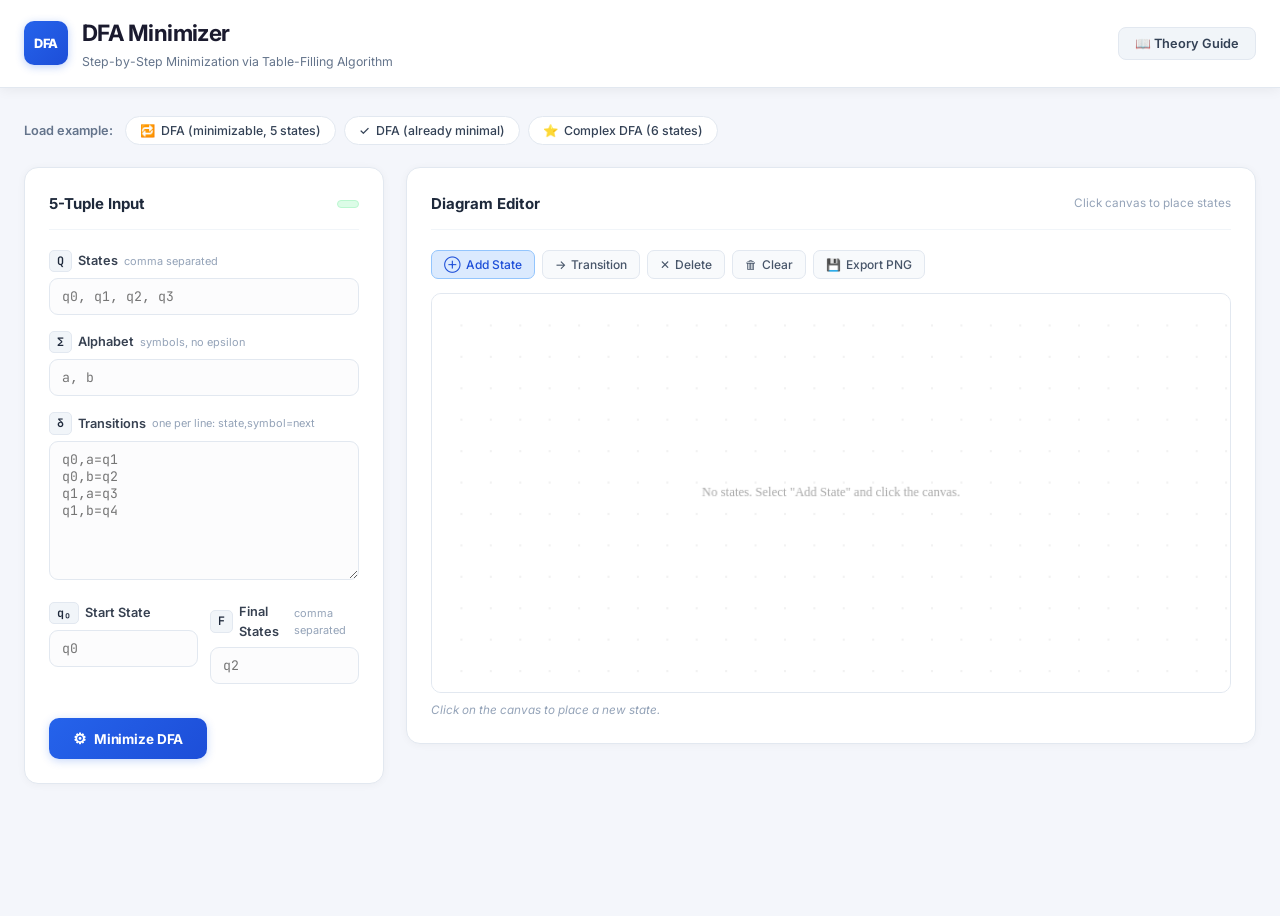
<file: dfa_enhanced/frontend/index.html>
<!DOCTYPE html>
<html lang="en">
<head>
  <meta charset="UTF-8" />
  <meta name="viewport" content="width=device-width, initial-scale=1.0" />
  <title>DFA Minimizer — Interactive Learning Tool</title>
  <link rel="preconnect" href="https://fonts.googleapis.com">
  <link href="https://fonts.googleapis.com/css2?family=Inter:wght@400;500;600;700&family=JetBrains+Mono:wght@400;500&display=swap" rel="stylesheet">
  <link rel="stylesheet" href="/dfa_enhanced/frontend/style.css" />
</head>
<body>
<div id="app">

  <header class="site-header">
    <div class="header-content">
      <div class="header-brand">
        <div class="header-logo">DFA</div>
        <div>
          <h1>DFA Minimizer</h1>
          <p class="subtitle">Step-by-Step Minimization via Table-Filling Algorithm</p>
        </div>
      </div>
      <nav class="header-nav">
        <button class="nav-btn" id="btn-theory-panel">📖 Theory Guide</button>
        <button class="nav-btn nav-btn-accent" id="btn-open-explain-modal" style="display:none;">💡 Explain Process</button>
      </nav>
    </div>
  </header>

  <!-- THEORY PANEL -->
  <div class="theory-panel" id="theory-panel" style="display:none;">
    <div class="theory-panel-inner">
      <div class="theory-close-row">
        <div class="theory-panel-heading">
          <span class="theory-heading-icon">📐</span>
          <h2 class="theory-panel-title">DFA Minimization — Theory &amp; Background</h2>
        </div>
        <button class="theory-close-btn" id="btn-close-theory">✕ Close</button>
      </div>
      <div class="theory-grid">
        <div class="theory-card theory-card-blue">
          <div class="theory-card-icon">🔍</div>
          <h3>What is DFA Minimization?</h3>
          <p>DFA minimization transforms a Deterministic Finite Automaton into an equivalent DFA with the <strong>fewest possible states</strong>. The result accepts exactly the same language — just more compactly.</p>
          <p>Every regular language has a unique (up to isomorphism) minimal DFA called the <em>canonical DFA</em> for that language.</p>
        </div>
        <div class="theory-card theory-card-green">
          <div class="theory-card-icon">⚡</div>
          <h3>Why Does It Matter?</h3>
          <ul>
            <li><strong>Efficiency:</strong> Fewer states = faster execution and less memory.</li>
            <li><strong>Uniqueness:</strong> The minimal DFA is canonical — useful for language equivalence checking.</li>
            <li><strong>Optimization:</strong> Compilers minimize DFAs for faster lexical analysis.</li>
            <li><strong>Clarity:</strong> Simpler automata are easier to reason about.</li>
          </ul>
        </div>
        <div class="theory-card theory-card-purple">
          <div class="theory-card-icon">📋</div>
          <h3>The Table-Filling Algorithm</h3>
          <p>Also called the <em>Mark Algorithm</em> or <em>Myhill-Nerode method</em>:</p>
          <ol>
            <li><strong>Remove Unreachable States</strong> — delete states never reachable from q₀.</li>
            <li><strong>Initial Marking</strong> — mark (p, q) where one is final, one is not.</li>
            <li><strong>Iterative Refinement</strong> — mark (p, q) if δ(p,a) and δ(q,a) are already marked.</li>
            <li><strong>Merge Equivalents</strong> — unmarked pairs form equivalence classes.</li>
            <li><strong>Build Minimal DFA</strong> — each class becomes one state.</li>
          </ol>
        </div>
        <div class="theory-card theory-card-orange">
          <div class="theory-card-icon">🧩</div>
          <h3>Key Concepts</h3>
          <dl>
            <dt>Distinguishable States</dt>
            <dd>States p and q are distinguishable if there exists a string w where exactly one of δ*(p,w), δ*(q,w) is a final state.</dd>
            <dt>Indistinguishable States</dt>
            <dd>States no string can tell apart — they can always be safely merged.</dd>
            <dt>Equivalence Class</dt>
            <dd>A set of mutually indistinguishable states collapsed into one state in the minimized DFA.</dd>
            <dt>Myhill-Nerode Theorem</dt>
            <dd>The number of states in the minimal DFA equals the number of equivalence classes of the Myhill-Nerode relation.</dd>
          </dl>
        </div>
      </div>
      <div class="theory-complexity-note">
        <span class="complexity-badge">⏱ Time Complexity</span>
        The table-filling algorithm runs in <strong>O(n² · |Σ|)</strong> time, where n = number of states and |Σ| = alphabet size — making it efficient for typical automata.
      </div>
    </div>
  </div>

  <!-- EXAMPLES ROW -->
  <div class="examples-row">
    <span class="examples-label">Load example:</span>
    <button class="example-btn" id="ex-dfa-min"><span>🔁</span> DFA (minimizable, 5 states)</button>
    <button class="example-btn" id="ex-dfa-already"><span>✓</span> DFA (already minimal)</button>
    <button class="example-btn" id="ex-dfa-complex"><span>⭐</span> Complex DFA (6 states)</button>
  </div>

  <!-- MAIN INPUT AREA -->
  <div class="two-col">
    <div class="tuple-section card">
      <div class="card-header">
        <h2>5-Tuple Input</h2>
        <div id="type-status" class="type-badge"></div>
      </div>
      <div class="field">
        <label for="input-states"><span class="label-key">Q</span> States <span class="label-hint">comma separated</span></label>
        <input type="text" id="input-states" placeholder="q0, q1, q2, q3" autocomplete="off" />
      </div>
      <div class="field">
        <label for="input-alphabet"><span class="label-key">Σ</span> Alphabet <span class="label-hint">symbols, no epsilon</span></label>
        <input type="text" id="input-alphabet" placeholder="a, b" autocomplete="off" />
      </div>
      <div class="field">
        <label for="input-transitions"><span class="label-key">δ</span> Transitions <span class="label-hint">one per line: state,symbol=next</span></label>
        <textarea id="input-transitions" rows="7" placeholder="q0,a=q1&#10;q0,b=q2&#10;q1,a=q3&#10;q1,b=q4" autocomplete="off"></textarea>
      </div>
      <div class="field-row">
        <div class="field">
          <label for="input-start"><span class="label-key">q₀</span> Start State</label>
          <input type="text" id="input-start" placeholder="q0" autocomplete="off" />
        </div>
        <div class="field">
          <label for="input-finals"><span class="label-key">F</span> Final States <span class="label-hint">comma separated</span></label>
          <input type="text" id="input-finals" placeholder="q2" autocomplete="off" />
        </div>
      </div>
      <div id="input-error" class="error-msg" style="display:none;"></div>
      <div class="action-row">
        <button id="btn-minimize" class="btn-primary"><span class="btn-icon">⚙</span> Minimize DFA</button>
      </div>
    </div>

    <div class="canvas-section card">
      <div class="card-header">
        <h2>Diagram Editor</h2>
        <span class="card-hint">Click canvas to place states</span>
      </div>
      <div class="canvas-tools">
        <button id="tool-add-state" class="tool-btn"><span>⊕</span> Add State</button>
        <button id="tool-add-transition" class="tool-btn"><span>→</span> Transition</button>
        <button id="tool-delete" class="tool-btn tool-danger"><span>✕</span> Delete</button>
        <button id="tool-clear" class="tool-btn tool-danger"><span>🗑</span> Clear</button>
        <button id="tool-export-png" class="tool-btn tool-export"><span>💾</span> Export PNG</button>
      </div>
      <canvas id="diagram-canvas"></canvas>
      <div id="canvas-hint" class="hint">Select "Add State", then click on the canvas to place a state.</div>
    </div>
  </div>

  <!-- RESULTS AREA -->
  <div id="results-area" style="display:none;">
    <div class="results-header">
      <div class="results-title-group">
        <h2 class="results-title">Results <span id="result-action-label" class="results-label"></span></h2>
        <div id="results-summary-inline" class="results-summary-inline"></div>
      </div>
      <button class="explain-btn" id="btn-show-steps-modal">
        👉 Show Steps &amp; Explain Process
      </button>
    </div>

    <div class="result-tabs">
      <button class="tab-btn active" data-tab="steps"><span>📚</span> Step-by-Step</button>
      <button class="tab-btn" data-tab="comparison"><span>⚖</span> Before / After</button>
      <button class="tab-btn" data-tab="table"><span>📊</span> Transition Table</button>
      <button class="tab-btn" data-tab="output-diagram"><span>🔷</span> Diagram</button>
      <button class="tab-btn" data-tab="simulate"><span>▶</span> Simulate</button>
    </div>

    <div class="tab-pane active" id="tab-pane-steps">
      <div id="steps-container"></div>
    </div>

    <div class="tab-pane" id="tab-pane-comparison">
      <div class="comparison-cols">
        <div class="cmp-card cmp-card-input">
          <div class="cmp-card-label input-label" id="cmp-input-label">Input DFA</div>
          <div id="cmp-input-tuple" class="tuple-block"></div>
        </div>
        <div class="cmp-arrow">
          <span class="cmp-arrow-icon">⇒</span>
          <span class="cmp-arrow-label">minimized</span>
        </div>
        <div class="cmp-card cmp-card-output">
          <div class="cmp-card-label output-label" id="cmp-output-label">Minimized DFA</div>
          <div id="cmp-output-tuple" class="tuple-block"></div>
        </div>
      </div>
    </div>

    <div class="tab-pane" id="tab-pane-table">
      <div class="toggle-row">
        <button id="tbl-input-btn" class="toggle-btn active">Input DFA</button>
        <button id="tbl-output-btn" class="toggle-btn">Minimized DFA</button>
      </div>
      <div id="table-container"></div>
    </div>

    <div class="tab-pane" id="tab-pane-output-diagram">
      <div class="toggle-row">
        <button id="diag-input-btn" class="toggle-btn active">Input DFA</button>
        <button id="diag-output-btn" class="toggle-btn">Minimized DFA</button>
        <button id="out-export-png" class="tool-btn tool-export" style="margin-left:auto;">💾 Export</button>
      </div>
      <canvas id="output-canvas"></canvas>
      <div class="legend">
        <span class="legend-item"><span class="legend-icon">→</span> Start state</span>
        <span class="legend-item"><span class="legend-icon">*</span> Final state</span>
        <span class="legend-item"><span class="legend-icon">∅</span> Dead state</span>
      </div>
    </div>

    <div class="tab-pane" id="tab-pane-simulate">
      <div class="simulate-container">
        <div class="simulate-header">
          <h3>Test String on Minimized DFA</h3>
          <p>Enter an input string and check if the minimized DFA accepts or rejects it.</p>
        </div>
        <div class="simulate-input-row">
          <input type="text" id="input-simulate" placeholder="e.g. abba" autocomplete="off" class="simulate-input" />
          <button id="btn-simulate" class="btn-primary">▶ Simulate</button>
        </div>
        <div id="simulate-result" class="simulate-result" style="display:none;"></div>
      </div>
    </div>
  </div>

</div>

<!-- STEP EXPLANATION MODAL -->
<div id="explain-modal" class="modal-overlay" style="display:none;" role="dialog" aria-modal="true">
  <div class="modal-container">
    <div class="modal-header">
      <div class="modal-title-group">
        <div class="modal-logo">💡</div>
        <div>
          <h2 id="modal-title">Interactive Step Explanation</h2>
          <p class="modal-subtitle">Navigate through each step of the DFA minimization algorithm</p>
        </div>
      </div>
      <button class="modal-close-btn" id="btn-modal-close" aria-label="Close">✕</button>
    </div>
    <div class="modal-progress-bar">
      <div class="modal-progress-fill" id="modal-progress-fill"></div>
    </div>
    <div class="modal-step-counter" id="modal-step-counter">Step 1 of 5</div>
    <div class="modal-step-dots" id="modal-step-dots"></div>
    <div class="modal-body" id="modal-body"></div>
    <div class="modal-footer">
      <button class="modal-nav-btn" id="btn-modal-prev">← Previous</button>
      <div class="modal-footer-center" id="modal-footer-center"></div>
      <button class="modal-nav-btn modal-nav-next" id="btn-modal-next">Next →</button>
    </div>
  </div>
</div>

<script src="js/api.js"></script>
<script src="js/diagram-editor.js"></script>
<script src="js/diagram-renderer.js"></script>
<script src="js/ui.js"></script>
<script src="js/modal.js"></script>
<script src="js/main.js"></script>
</body>
</html>
</file>
<file: dfa_enhanced/frontend/style.css>
/* ==========================================================
   DFA Minimizer — Enhanced Educational Tool
   Clean light theme with academic polish
   ========================================================== */

*, *::before, *::after { box-sizing: border-box; margin: 0; padding: 0; }

html { font-size: 15px; scroll-behavior: smooth; }

body {
  font-family: 'Inter', -apple-system, BlinkMacSystemFont, sans-serif;
  background: #f4f6fb;
  color: #1a1a2e;
  min-height: 100vh;
  line-height: 1.55;
}

button { cursor: pointer; border: none; font-family: inherit; transition: all 0.15s ease; }

#app {
  max-width: 1340px;
  margin: 0 auto;
  padding: 0 24px 100px;
}

/* ── HEADER ───────────────────────────────────────────── */
.site-header {
  background: #ffffff;
  border-bottom: 1px solid #e2e8f0;
  padding: 16px 24px;
  margin: 0 -24px 28px;
  position: sticky;
  top: 0;
  z-index: 200;
  box-shadow: 0 2px 12px rgba(0,0,0,0.06);
}

.header-content {
  max-width: 1340px;
  margin: 0 auto;
  display: flex;
  align-items: center;
  justify-content: space-between;
  gap: 20px;
}

.header-brand {
  display: flex;
  align-items: center;
  gap: 14px;
}

.header-logo {
  width: 44px;
  height: 44px;
  background: linear-gradient(135deg, #2563eb, #1d4ed8);
  color: white;
  border-radius: 10px;
  display: flex;
  align-items: center;
  justify-content: center;
  font-weight: 800;
  font-size: 0.85rem;
  letter-spacing: -0.02em;
  flex-shrink: 0;
  box-shadow: 0 2px 8px rgba(37,99,235,0.3);
}

h1 {
  font-size: 1.5rem;
  font-weight: 700;
  color: #1a1a2e;
  letter-spacing: -0.025em;
  margin-bottom: 1px;
}

.subtitle {
  font-size: 0.82rem;
  color: #64748b;
  font-weight: 400;
}

.header-nav { display: flex; gap: 10px; align-items: center; }

.nav-btn {
  background: #f1f5f9;
  color: #334155;
  border: 1px solid #e2e8f0;
  font-size: 0.85rem;
  font-weight: 600;
  padding: 8px 16px;
  border-radius: 8px;
  white-space: nowrap;
}
.nav-btn:hover { background: #e2e8f0; color: #1e293b; }

.nav-btn-accent {
  background: #eff6ff;
  color: #1d4ed8;
  border-color: #bfdbfe;
}
.nav-btn-accent:hover { background: #dbeafe; }

/* ── CARD BASE ────────────────────────────────────────── */
.card {
  background: #ffffff;
  border: 1px solid #e2e8f0;
  border-radius: 14px;
  padding: 24px;
  box-shadow: 0 1px 8px rgba(0,0,0,0.04);
}

.card-header {
  display: flex;
  align-items: center;
  justify-content: space-between;
  margin-bottom: 20px;
  padding-bottom: 14px;
  border-bottom: 1px solid #f1f5f9;
}

.card-header h2 {
  font-size: 1rem;
  font-weight: 700;
  color: #1e293b;
  margin: 0;
  padding: 0;
  border: none;
}

.card-hint {
  font-size: 0.78rem;
  color: #94a3b8;
  font-weight: 400;
}

h2, h3 {
  font-size: 1rem;
  font-weight: 600;
  margin-bottom: 14px;
  color: #1e293b;
}

/* ── THEORY PANEL ─────────────────────────────────────── */
.theory-panel {
  background: #ffffff;
  border: 1px solid #e2e8f0;
  border-radius: 16px;
  margin-bottom: 28px;
  box-shadow: 0 4px 20px rgba(0,0,0,0.06);
  overflow: hidden;
  animation: slideDown 0.25s ease;
}

@keyframes slideDown {
  from { opacity: 0; transform: translateY(-10px); }
  to   { opacity: 1; transform: translateY(0); }
}

.theory-panel-inner { padding: 28px; }

.theory-close-row {
  display: flex;
  align-items: center;
  justify-content: space-between;
  margin-bottom: 24px;
}

.theory-panel-heading {
  display: flex;
  align-items: center;
  gap: 10px;
}

.theory-heading-icon { font-size: 1.4rem; }

.theory-panel-title {
  font-size: 1.1rem;
  font-weight: 700;
  color: #1e293b;
  margin: 0;
  padding: 0;
  border: none;
}

.theory-close-btn {
  background: #f1f5f9;
  color: #64748b;
  font-size: 0.8rem;
  padding: 6px 12px;
  border-radius: 7px;
  font-weight: 500;
}
.theory-close-btn:hover { background: #e2e8f0; }

.theory-grid {
  display: grid;
  grid-template-columns: repeat(auto-fit, minmax(280px, 1fr));
  gap: 18px;
  margin-bottom: 20px;
}

.theory-card {
  border-radius: 12px;
  padding: 20px;
  border: 1px solid transparent;
}

.theory-card-blue  { background: #eff6ff; border-color: #bfdbfe; }
.theory-card-green { background: #f0fdf4; border-color: #bbf7d0; }
.theory-card-purple{ background: #faf5ff; border-color: #e9d5ff; }
.theory-card-orange{ background: #fff7ed; border-color: #fed7aa; }

.theory-card-icon { font-size: 1.5rem; margin-bottom: 10px; }

.theory-card h3 {
  font-size: 0.9rem;
  font-weight: 700;
  color: #1e293b;
  margin-bottom: 10px;
  border: none;
  padding: 0;
}

.theory-card p, .theory-card li, .theory-card dd {
  font-size: 0.84rem;
  color: #475569;
  line-height: 1.65;
  margin-bottom: 6px;
}

.theory-card ul, .theory-card ol { padding-left: 18px; }
.theory-card li { margin-bottom: 5px; }

.theory-card dl dt {
  font-weight: 700;
  font-size: 0.84rem;
  color: #1e293b;
  margin-top: 10px;
}
.theory-card dl dd { margin-left: 12px; margin-bottom: 2px; }

.theory-complexity-note {
  background: #f8fafc;
  border: 1px solid #e2e8f0;
  border-radius: 10px;
  padding: 14px 18px;
  font-size: 0.85rem;
  color: #475569;
  display: flex;
  align-items: center;
  gap: 12px;
}

.complexity-badge {
  background: #e0f2fe;
  color: #0369a1;
  font-weight: 700;
  font-size: 0.78rem;
  padding: 4px 10px;
  border-radius: 20px;
  white-space: nowrap;
}

/* ── EXAMPLES ROW ─────────────────────────────────────── */
.examples-row {
  display: flex;
  flex-wrap: wrap;
  gap: 8px;
  align-items: center;
  margin-bottom: 22px;
}

.examples-label {
  font-size: 0.85rem;
  color: #64748b;
  font-weight: 600;
  margin-right: 4px;
}

.example-btn {
  background: #ffffff;
  border: 1px solid #e2e8f0;
  color: #334155;
  font-size: 0.82rem;
  font-weight: 500;
  padding: 6px 14px;
  border-radius: 20px;
  display: flex;
  align-items: center;
  gap: 6px;
}
.example-btn:hover { background: #f1f5f9; border-color: #cbd5e1; }

/* ── TWO-COLUMN LAYOUT ────────────────────────────────── */
.two-col {
  display: grid;
  grid-template-columns: 360px 1fr;
  gap: 22px;
  align-items: start;
  margin-bottom: 32px;
}

/* ── INPUT SECTION ────────────────────────────────────── */
.tuple-section {}

.type-badge {
  font-size: 0.75rem;
  font-weight: 600;
  color: #16a34a;
  background: #dcfce7;
  border: 1px solid #bbf7d0;
  padding: 3px 10px;
  border-radius: 20px;
}

.field { margin-bottom: 16px; }

.field label {
  display: flex;
  align-items: center;
  gap: 6px;
  font-size: 0.85rem;
  font-weight: 600;
  color: #374151;
  margin-bottom: 6px;
}

.label-key {
  background: #f1f5f9;
  border: 1px solid #e2e8f0;
  color: #1e293b;
  font-family: 'JetBrains Mono', monospace;
  font-size: 0.78rem;
  font-weight: 600;
  padding: 1px 7px;
  border-radius: 5px;
}

.label-hint {
  font-size: 0.73rem;
  color: #94a3b8;
  font-weight: 400;
}

.field input, .field textarea {
  width: 100%;
  border: 1px solid #e2e8f0;
  border-radius: 9px;
  padding: 9px 12px;
  font-size: 0.88rem;
  font-family: 'JetBrains Mono', monospace;
  color: #1e293b;
  background: #fcfcfd;
  transition: border-color 0.15s, box-shadow 0.15s;
  resize: vertical;
}

.field input:focus, .field textarea:focus {
  outline: none;
  border-color: #2563eb;
  box-shadow: 0 0 0 3px rgba(37,99,235,0.1);
  background: #fff;
}

.field-row {
  display: grid;
  grid-template-columns: 1fr 1fr;
  gap: 12px;
}

.error-msg {
  background: #fef2f2;
  border: 1px solid #fecaca;
  color: #dc2626;
  font-size: 0.84rem;
  padding: 10px 14px;
  border-radius: 9px;
  margin-top: 4px;
  margin-bottom: 12px;
}

.action-row {
  margin-top: 18px;
  display: flex;
  gap: 10px;
}

.btn-primary {
  background: linear-gradient(135deg, #2563eb, #1d4ed8);
  color: #ffffff;
  font-size: 0.9rem;
  font-weight: 700;
  padding: 11px 24px;
  border-radius: 10px;
  display: inline-flex;
  align-items: center;
  gap: 8px;
  box-shadow: 0 2px 8px rgba(37,99,235,0.25);
  letter-spacing: -0.01em;
}
.btn-primary:hover { background: linear-gradient(135deg, #1d4ed8, #1e40af); box-shadow: 0 4px 14px rgba(37,99,235,0.35); transform: translateY(-1px); }
.btn-primary:active { transform: translateY(0); }
.btn-primary:disabled { opacity: 0.6; cursor: not-allowed; transform: none; }

.btn-icon { font-size: 1rem; }

/* ── CANVAS SECTION ───────────────────────────────────── */
.canvas-section {}

.canvas-tools {
  display: flex;
  flex-wrap: wrap;
  gap: 7px;
  margin-bottom: 14px;
}

.tool-btn {
  background: #f8fafc;
  border: 1px solid #e2e8f0;
  color: #475569;
  font-size: 0.8rem;
  font-weight: 500;
  padding: 6px 12px;
  border-radius: 7px;
  display: flex;
  align-items: center;
  gap: 5px;
}
.tool-btn:hover { background: #f1f5f9; border-color: #cbd5e1; color: #1e293b; }
.tool-btn.active { background: #dbeafe; border-color: #93c5fd; color: #1d4ed8; }

.tool-danger:hover { background: #fef2f2; border-color: #fecaca; color: #dc2626; }
.tool-export:hover { background: #f0fdf4; border-color: #bbf7d0; color: #15803d; }

#diagram-canvas {
  width: 100%;
  height: 400px;
  display: block;
  border: 1px solid #e2e8f0;
  border-radius: 10px;
  background: #fafbfd;
  cursor: crosshair;
}

.hint {
  font-size: 0.78rem;
  color: #94a3b8;
  margin-top: 8px;
  font-style: italic;
}

/* ── RESULTS HEADER ───────────────────────────────────── */
.results-header {
  display: flex;
  align-items: center;
  justify-content: space-between;
  gap: 16px;
  margin-bottom: 18px;
}

.results-title-group { display: flex; align-items: center; gap: 16px; flex-wrap: wrap; }

.results-title {
  font-size: 1.3rem;
  font-weight: 700;
  color: #1e293b;
  margin: 0;
  border: none;
  padding: 0;
  letter-spacing: -0.02em;
}

.results-label {
  font-size: 0.8rem;
  font-weight: 600;
  color: #64748b;
  letter-spacing: 0;
}

.results-summary-inline {
  font-size: 0.84rem;
  color: #475569;
}

.explain-btn {
  background: linear-gradient(135deg, #7c3aed, #6d28d9);
  color: white;
  font-size: 0.88rem;
  font-weight: 700;
  padding: 10px 22px;
  border-radius: 10px;
  white-space: nowrap;
  box-shadow: 0 2px 8px rgba(124,58,237,0.3);
  letter-spacing: -0.01em;
}
.explain-btn:hover { background: linear-gradient(135deg, #6d28d9, #5b21b6); box-shadow: 0 4px 14px rgba(124,58,237,0.4); transform: translateY(-1px); }

/* ── RESULT TABS ──────────────────────────────────────── */
.result-tabs {
  display: flex;
  gap: 4px;
  border-bottom: 2px solid #e2e8f0;
  margin-bottom: 24px;
  overflow-x: auto;
  padding-bottom: 0;
}

.tab-btn {
  background: none;
  color: #64748b;
  font-size: 0.85rem;
  font-weight: 500;
  padding: 10px 18px;
  border-radius: 8px 8px 0 0;
  display: flex;
  align-items: center;
  gap: 6px;
  border-bottom: 2px solid transparent;
  margin-bottom: -2px;
  white-space: nowrap;
}
.tab-btn:hover { color: #1e293b; background: #f8fafc; }
.tab-btn.active { color: #2563eb; font-weight: 700; border-bottom-color: #2563eb; background: #eff6ff; }

.tab-pane { display: none; animation: fadeIn 0.2s ease; }
.tab-pane.active { display: block; }

@keyframes fadeIn { from { opacity: 0; } to { opacity: 1; } }

/* ── STEP CARDS ───────────────────────────────────────── */
.steps-summary-banner {
  display: flex;
  align-items: center;
  gap: 20px;
  background: linear-gradient(135deg, #eff6ff, #f0f9ff);
  border: 1px solid #bae6fd;
  border-radius: 14px;
  padding: 20px 28px;
  margin-bottom: 24px;
}

.steps-summary-stat { text-align: center; min-width: 90px; }

.stat-number {
  font-size: 2.2rem;
  font-weight: 800;
  color: #1d4ed8;
  line-height: 1;
  letter-spacing: -0.04em;
  font-family: 'JetBrains Mono', monospace;
}

.stat-label {
  font-size: 0.75rem;
  color: #64748b;
  font-weight: 500;
  margin-top: 4px;
}

.stat-divider {
  font-size: 1.8rem;
  color: #94a3b8;
  font-weight: 300;
}

.steps-summary-result {
  flex: 1;
  font-size: 0.95rem;
  font-weight: 600;
  color: #1e293b;
  padding: 12px 20px;
  background: white;
  border-radius: 10px;
  border: 1px solid #e2e8f0;
}

.step-card {
  background: #ffffff;
  border: 1px solid #e2e8f0;
  border-radius: 14px;
  margin-bottom: 14px;
  overflow: hidden;
  box-shadow: 0 1px 4px rgba(0,0,0,0.04);
  transition: box-shadow 0.2s;
}
.step-card:hover { box-shadow: 0 4px 16px rgba(0,0,0,0.08); }

.step-card-header {
  display: flex;
  align-items: center;
  gap: 14px;
  padding: 16px 20px;
  cursor: pointer;
  user-select: none;
  background: #fafbfd;
  border-bottom: 1px solid #f1f5f9;
}
.step-card-header:hover { background: #f4f6fb; }

.step-badge {
  width: 32px;
  height: 32px;
  border-radius: 50%;
  background: linear-gradient(135deg, #2563eb, #1d4ed8);
  color: white;
  font-size: 0.85rem;
  font-weight: 800;
  display: flex;
  align-items: center;
  justify-content: center;
  flex-shrink: 0;
  box-shadow: 0 2px 6px rgba(37,99,235,0.25);
}

.step-card-title {
  flex: 1;
  font-size: 0.95rem;
  font-weight: 700;
  color: #1e293b;
}

.step-card-chevron {
  color: #94a3b8;
  font-size: 1.1rem;
  transition: transform 0.2s;
}

.step-card.collapsed .step-card-chevron { transform: rotate(-90deg); }

.step-card-body {
  padding: 20px;
  transition: all 0.2s;
}
.step-card.collapsed .step-card-body { display: none; }

.step-theory-callout {
  background: linear-gradient(135deg, #faf5ff, #f0f9ff);
  border-left: 4px solid #7c3aed;
  border-radius: 0 10px 10px 0;
  padding: 14px 18px;
  font-size: 0.85rem;
  color: #3730a3;
  line-height: 1.65;
  margin-bottom: 18px;
  font-style: italic;
}

.step-subsection { margin-bottom: 18px; }

.step-subsection-title {
  font-size: 0.8rem;
  font-weight: 700;
  color: #64748b;
  text-transform: uppercase;
  letter-spacing: 0.06em;
  margin-bottom: 10px;
}

/* State chips */
.state-chip {
  display: inline-block;
  background: #f1f5f9;
  border: 1px solid #e2e8f0;
  color: #1e293b;
  font-family: 'JetBrains Mono', monospace;
  font-size: 0.82rem;
  font-weight: 600;
  padding: 3px 10px;
  border-radius: 6px;
  margin: 2px 3px 2px 0;
}
.state-chip.final    { background: #dcfce7; border-color: #86efac; color: #15803d; }
.state-chip.non-final{ background: #fef9c3; border-color: #fde047; color: #854d0e; }
.state-chip.unreachable{ background: #fef2f2; border-color: #fca5a5; color: #b91c1c; text-decoration: line-through; opacity: 0.7; }
.state-chip.merged   { background: #ede9fe; border-color: #c4b5fd; color: #5b21b6; }

/* Pair chips */
.pair-chip {
  display: inline-block;
  background: #f8fafc;
  border: 1px solid #e2e8f0;
  color: #475569;
  font-family: 'JetBrains Mono', monospace;
  font-size: 0.8rem;
  padding: 3px 9px;
  border-radius: 6px;
  margin: 2px 3px 2px 0;
}

.pairs-list { display: flex; flex-wrap: wrap; gap: 4px; }

/* Partition display */
.partition-display {
  display: grid;
  grid-template-columns: 1fr 1fr;
  gap: 14px;
  margin-bottom: 16px;
}

.partition-group {
  background: #f8fafc;
  border: 1px solid #e2e8f0;
  border-radius: 10px;
  padding: 14px;
}

.partition-group-label {
  font-size: 0.78rem;
  font-weight: 700;
  color: #64748b;
  margin-bottom: 10px;
  text-transform: uppercase;
  letter-spacing: 0.04em;
}

/* Iteration blocks */
.iteration-block {
  background: #f8fafc;
  border: 1px solid #e2e8f0;
  border-radius: 10px;
  margin-bottom: 12px;
  overflow: hidden;
}

.iteration-header {
  background: #f1f5f9;
  padding: 10px 14px;
  font-size: 0.82rem;
  font-weight: 700;
  color: #1e293b;
  border-bottom: 1px solid #e2e8f0;
}

.iteration-body { padding: 12px 14px; }

.iteration-row {
  display: flex;
  flex-wrap: wrap;
  align-items: center;
  gap: 6px;
  margin-bottom: 8px;
  font-size: 0.82rem;
}
.iteration-row:last-child { margin-bottom: 0; }

.iter-pair {
  background: #ede9fe;
  color: #5b21b6;
  font-family: 'JetBrains Mono', monospace;
  font-weight: 700;
  font-size: 0.82rem;
  padding: 3px 9px;
  border-radius: 6px;
  border: 1px solid #c4b5fd;
}

.iter-because { color: #64748b; font-size: 0.78rem; font-style: italic; }

.iter-evidence {
  background: #fef9c3;
  color: #854d0e;
  font-family: 'JetBrains Mono', monospace;
  font-size: 0.78rem;
  padding: 2px 8px;
  border-radius: 5px;
  border: 1px solid #fde047;
}

/* Equivalence class cards */
.eq-classes-display {
  display: flex;
  flex-wrap: wrap;
  gap: 10px;
}

.eq-class-card {
  background: #f8fafc;
  border: 1px solid #e2e8f0;
  border-radius: 10px;
  padding: 12px 16px;
  min-width: 120px;
}

.merged-card {
  background: #faf5ff;
  border-color: #d8b4fe;
}

.eq-class-label {
  font-size: 0.7rem;
  font-weight: 700;
  color: #94a3b8;
  text-transform: uppercase;
  letter-spacing: 0.06em;
  margin-bottom: 6px;
}

.eq-class-name {
  font-family: 'JetBrains Mono', monospace;
  font-size: 0.9rem;
  font-weight: 700;
  color: #1e293b;
}

/* Minimized DFA summary */
.minimized-dfa-summary {
  display: grid;
  grid-template-columns: repeat(auto-fit, minmax(200px, 1fr));
  gap: 12px;
  margin-bottom: 16px;
}

.min-dfa-field {
  background: #f8fafc;
  border: 1px solid #e2e8f0;
  border-radius: 10px;
  padding: 14px;
}

.min-dfa-field-label {
  font-size: 0.75rem;
  font-weight: 700;
  color: #64748b;
  text-transform: uppercase;
  letter-spacing: 0.05em;
  margin-bottom: 6px;
}

.min-dfa-field-val {
  font-family: 'JetBrains Mono', monospace;
  font-size: 0.9rem;
  font-weight: 600;
  color: #1e293b;
}

.mini-trans-table {
  border-collapse: collapse;
  width: 100%;
  font-size: 0.83rem;
}
.mini-trans-table th, .mini-trans-table td {
  border: 1px solid #e2e8f0;
  padding: 7px 14px;
  text-align: left;
}
.mini-trans-table th {
  background: #f1f5f9;
  font-weight: 700;
  color: #374151;
}
.mini-trans-table td { font-family: 'JetBrains Mono', monospace; color: #1e293b; }
.mini-trans-table tr:nth-child(even) td { background: #fafbfd; }

.already-minimal-notice {
  background: #f0fdf4;
  border: 1px solid #86efac;
  color: #15803d;
  font-size: 0.84rem;
  font-weight: 600;
  padding: 10px 14px;
  border-radius: 9px;
}

/* ── COMPARISON TAB ───────────────────────────────────── */
.comparison-cols {
  display: flex;
  gap: 16px;
  align-items: center;
}

.cmp-card {
  flex: 1;
  background: #fafbfd;
  border: 1px solid #e2e8f0;
  border-radius: 14px;
  padding: 24px;
}

.cmp-card-input  { border-top: 3px solid #f59e0b; }
.cmp-card-output { border-top: 3px solid #10b981; }

.cmp-card-label {
  font-size: 0.85rem;
  font-weight: 800;
  margin-bottom: 16px;
  text-transform: uppercase;
  letter-spacing: 0.06em;
}
.input-label  { color: #b45309; }
.output-label { color: #065f46; }

.cmp-arrow {
  display: flex;
  flex-direction: column;
  align-items: center;
  gap: 4px;
  flex-shrink: 0;
}

.cmp-arrow-icon { font-size: 2rem; color: #94a3b8; }
.cmp-arrow-label { font-size: 0.7rem; color: #94a3b8; font-style: italic; }

.tuple-block { font-size: 0.85rem; color: #374151; line-height: 2; }
.tuple-block .tkey { font-weight: 700; color: #1e293b; font-family: 'JetBrains Mono', monospace; margin-right: 4px; }

/* ── TRANSITION TABLE ─────────────────────────────────── */
.toggle-row {
  display: flex;
  gap: 8px;
  margin-bottom: 18px;
  align-items: center;
}

.toggle-btn {
  background: #f1f5f9;
  color: #475569;
  border: 1px solid #e2e8f0;
  font-size: 0.84rem;
  font-weight: 600;
  padding: 7px 18px;
  border-radius: 8px;
}
.toggle-btn:hover { background: #e2e8f0; }
.toggle-btn.active { background: #2563eb; color: white; border-color: #2563eb; box-shadow: 0 2px 6px rgba(37,99,235,0.25); }

.trans-table {
  border-collapse: collapse;
  width: 100%;
  font-size: 0.85rem;
  border-radius: 10px;
  overflow: hidden;
  border: 1px solid #e2e8f0;
}

.trans-table th {
  background: #1e293b;
  color: white;
  padding: 10px 16px;
  font-weight: 700;
  text-align: center;
  font-size: 0.82rem;
  letter-spacing: 0.03em;
}

.trans-table td {
  border: 1px solid #e2e8f0;
  padding: 9px 16px;
  text-align: center;
  font-family: 'JetBrains Mono', monospace;
  color: #1e293b;
}

.state-col {
  font-weight: 700;
  text-align: left;
  background: #f8fafc;
}

.state-marker {
  font-size: 0.75rem;
  font-weight: 700;
  color: #2563eb;
  margin-right: 4px;
}

.dead-cell { color: #94a3b8; }

.trans-table tr:nth-child(even) td { background: #fafbfd; }
.trans-table tr:hover td { background: #eff6ff; }

/* ── DIAGRAM TAB ──────────────────────────────────────── */
#output-canvas {
  width: 100%;
  height: 400px;
  display: block;
  border: 1px solid #e2e8f0;
  border-radius: 10px;
  background: #fafbfd;
}

.legend {
  display: flex;
  gap: 20px;
  margin-top: 12px;
  flex-wrap: wrap;
}

.legend-item {
  font-size: 0.8rem;
  color: #64748b;
  display: flex;
  align-items: center;
  gap: 6px;
}

.legend-icon {
  font-family: 'JetBrains Mono', monospace;
  font-weight: 700;
  color: #334155;
}

/* ── SIMULATION TAB ───────────────────────────────────── */
.simulate-container {
  max-width: 600px;
}

.simulate-header {
  margin-bottom: 20px;
}

.simulate-header h3 {
  font-size: 1rem;
  font-weight: 700;
  margin-bottom: 6px;
  border: none;
  padding: 0;
}

.simulate-header p {
  font-size: 0.85rem;
  color: #64748b;
}

.simulate-input-row {
  display: flex;
  gap: 10px;
  align-items: center;
}

.simulate-input {
  flex: 1;
  border: 1px solid #e2e8f0;
  border-radius: 9px;
  padding: 10px 14px;
  font-size: 0.9rem;
  font-family: 'JetBrains Mono', monospace;
  color: #1e293b;
  background: #fcfcfd;
}
.simulate-input:focus { outline: none; border-color: #2563eb; box-shadow: 0 0 0 3px rgba(37,99,235,0.1); }

.simulate-result {
  margin-top: 16px;
  padding: 14px 18px;
  border-radius: 10px;
  font-size: 0.95rem;
  font-weight: 600;
}

/* ═══════════════════════════════════════════════════════
   STEP EXPLANATION MODAL
   ═══════════════════════════════════════════════════════ */
.modal-overlay {
  position: fixed;
  inset: 0;
  background: rgba(15, 23, 42, 0.55);
  z-index: 1000;
  display: flex;
  align-items: center;
  justify-content: center;
  padding: 20px;
  backdrop-filter: blur(4px);
  animation: modalFadeIn 0.25s ease;
}

@keyframes modalFadeIn {
  from { opacity: 0; }
  to   { opacity: 1; }
}

.modal-container {
  background: #ffffff;
  border-radius: 20px;
  width: 100%;
  max-width: 720px;
  max-height: 90vh;
  display: flex;
  flex-direction: column;
  box-shadow: 0 25px 60px rgba(0,0,0,0.2);
  animation: modalSlideUp 0.3s cubic-bezier(0.34, 1.56, 0.64, 1);
  overflow: hidden;
}

@keyframes modalSlideUp {
  from { opacity: 0; transform: translateY(40px) scale(0.97); }
  to   { opacity: 1; transform: translateY(0) scale(1); }
}

.modal-header {
  display: flex;
  align-items: center;
  justify-content: space-between;
  padding: 24px 28px 18px;
  background: linear-gradient(135deg, #1e293b, #0f172a);
  color: white;
  flex-shrink: 0;
}

.modal-title-group {
  display: flex;
  align-items: center;
  gap: 14px;
}

.modal-logo {
  font-size: 1.8rem;
  line-height: 1;
}

.modal-header h2 {
  font-size: 1.05rem;
  font-weight: 700;
  color: white;
  margin: 0;
  padding: 0;
  border: none;
}

.modal-subtitle {
  font-size: 0.78rem;
  color: #94a3b8;
  margin-top: 2px;
}

.modal-close-btn {
  background: rgba(255,255,255,0.12);
  color: white;
  width: 34px;
  height: 34px;
  border-radius: 9px;
  font-size: 0.9rem;
  font-weight: 700;
  display: flex;
  align-items: center;
  justify-content: center;
  flex-shrink: 0;
}
.modal-close-btn:hover { background: rgba(255,255,255,0.2); }

.modal-progress-bar {
  height: 4px;
  background: #e2e8f0;
  flex-shrink: 0;
}

.modal-progress-fill {
  height: 100%;
  background: linear-gradient(90deg, #7c3aed, #2563eb);
  transition: width 0.4s cubic-bezier(0.4, 0, 0.2, 1);
}

.modal-step-counter {
  text-align: center;
  font-size: 0.75rem;
  font-weight: 700;
  color: #94a3b8;
  text-transform: uppercase;
  letter-spacing: 0.08em;
  padding: 10px 0 0;
  flex-shrink: 0;
}

.modal-step-dots {
  display: flex;
  justify-content: center;
  gap: 8px;
  padding: 10px 0;
  flex-shrink: 0;
}

.modal-dot {
  width: 8px;
  height: 8px;
  border-radius: 50%;
  background: #e2e8f0;
  cursor: pointer;
  transition: all 0.2s;
}
.modal-dot.active { background: #7c3aed; transform: scale(1.3); }
.modal-dot:hover  { background: #a78bfa; }

.modal-body {
  flex: 1;
  overflow-y: auto;
  padding: 24px 28px;
}

/* Modal Step Content */
.modal-step-content {
  animation: fadeIn 0.25s ease;
}

.modal-step-header {
  display: flex;
  align-items: center;
  gap: 14px;
  margin-bottom: 20px;
}

.modal-step-badge {
  width: 40px;
  height: 40px;
  border-radius: 12px;
  background: linear-gradient(135deg, #7c3aed, #5b21b6);
  color: white;
  font-size: 1rem;
  font-weight: 800;
  display: flex;
  align-items: center;
  justify-content: center;
  flex-shrink: 0;
  box-shadow: 0 2px 8px rgba(124,58,237,0.3);
}

.modal-step-title {
  font-size: 1.1rem;
  font-weight: 800;
  color: #1e293b;
}

/* What happened / Why / Theory boxes */
.modal-section {
  margin-bottom: 18px;
}

.modal-section-label {
  font-size: 0.72rem;
  font-weight: 800;
  text-transform: uppercase;
  letter-spacing: 0.1em;
  margin-bottom: 8px;
  display: flex;
  align-items: center;
  gap: 6px;
}

.modal-what  { color: #0369a1; }
.modal-why   { color: #7c3aed; }
.modal-theory{ color: #b45309; }
.modal-data  { color: #065f46; }

.modal-section-body {
  font-size: 0.88rem;
  color: #374151;
  line-height: 1.7;
  padding: 14px 16px;
  border-radius: 10px;
  border: 1px solid;
}

.modal-section-body.blue  { background: #f0f9ff; border-color: #bae6fd; }
.modal-section-body.purple{ background: #faf5ff; border-color: #e9d5ff; }
.modal-section-body.amber { background: #fffbeb; border-color: #fde68a; }
.modal-section-body.green { background: #f0fdf4; border-color: #bbf7d0; }

/* Data display in modal */
.modal-data-grid {
  display: flex;
  flex-wrap: wrap;
  gap: 6px;
  margin-top: 10px;
}

.modal-highlight-box {
  background: #f0fdf4;
  border: 1px solid #86efac;
  border-radius: 9px;
  padding: 12px 16px;
  font-size: 0.85rem;
  color: #15803d;
  font-weight: 600;
  margin-top: 12px;
}

.modal-footer {
  display: flex;
  align-items: center;
  justify-content: space-between;
  padding: 16px 28px 20px;
  border-top: 1px solid #f1f5f9;
  background: #fafbfd;
  flex-shrink: 0;
}

.modal-nav-btn {
  background: #f1f5f9;
  color: #374151;
  border: 1px solid #e2e8f0;
  font-size: 0.85rem;
  font-weight: 700;
  padding: 9px 20px;
  border-radius: 9px;
}
.modal-nav-btn:hover { background: #e2e8f0; }
.modal-nav-btn:disabled { opacity: 0.4; cursor: not-allowed; }

.modal-nav-next {
  background: linear-gradient(135deg, #7c3aed, #5b21b6);
  color: white;
  border-color: #7c3aed;
  box-shadow: 0 2px 6px rgba(124,58,237,0.25);
}
.modal-nav-next:hover { background: linear-gradient(135deg, #6d28d9, #4c1d95); }
.modal-nav-next:disabled { opacity: 0.4; cursor: not-allowed; }

.modal-footer-center {
  font-size: 0.78rem;
  color: #94a3b8;
  font-weight: 500;
}

/* ── RESPONSIVE ───────────────────────────────────────── */
@media (max-width: 900px) {
  .two-col { grid-template-columns: 1fr; }
  #diagram-canvas { height: 300px; }
  .comparison-cols { flex-direction: column; }
  .cmp-arrow { flex-direction: row; }
}

@media (max-width: 600px) {
  h1 { font-size: 1.2rem; }
  .header-logo { display: none; }
  .modal-header { padding: 18px 20px 14px; }
  .modal-body   { padding: 18px 20px; }
  .modal-footer { padding: 12px 20px 16px; }
  .partition-display { grid-template-columns: 1fr; }
  .steps-summary-banner { flex-direction: column; text-align: center; }
  .stat-divider { transform: rotate(90deg); }
}

/* ── SCROLLBAR ────────────────────────────────────────── */
::-webkit-scrollbar { width: 6px; height: 6px; }
::-webkit-scrollbar-track { background: #f1f5f9; }
::-webkit-scrollbar-thumb { background: #cbd5e1; border-radius: 3px; }
::-webkit-scrollbar-thumb:hover { background: #94a3b8; }
</file>
